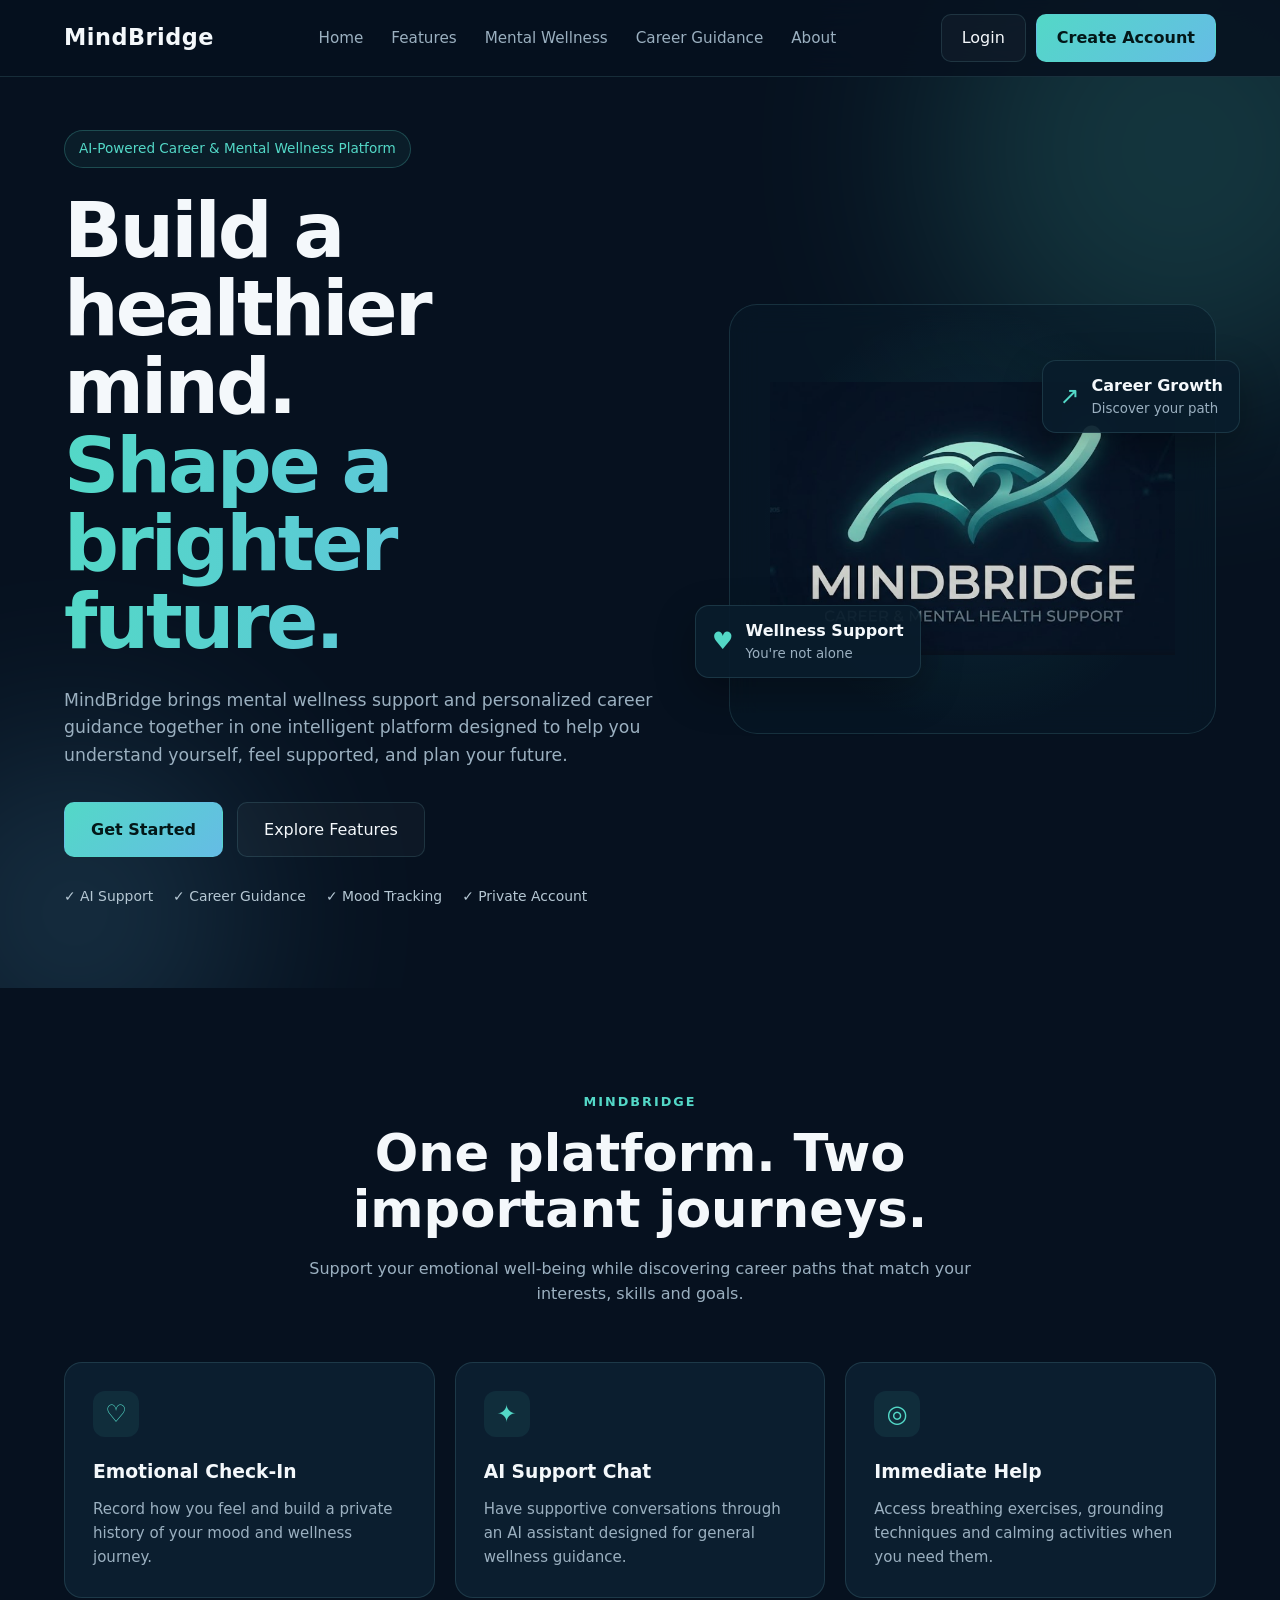
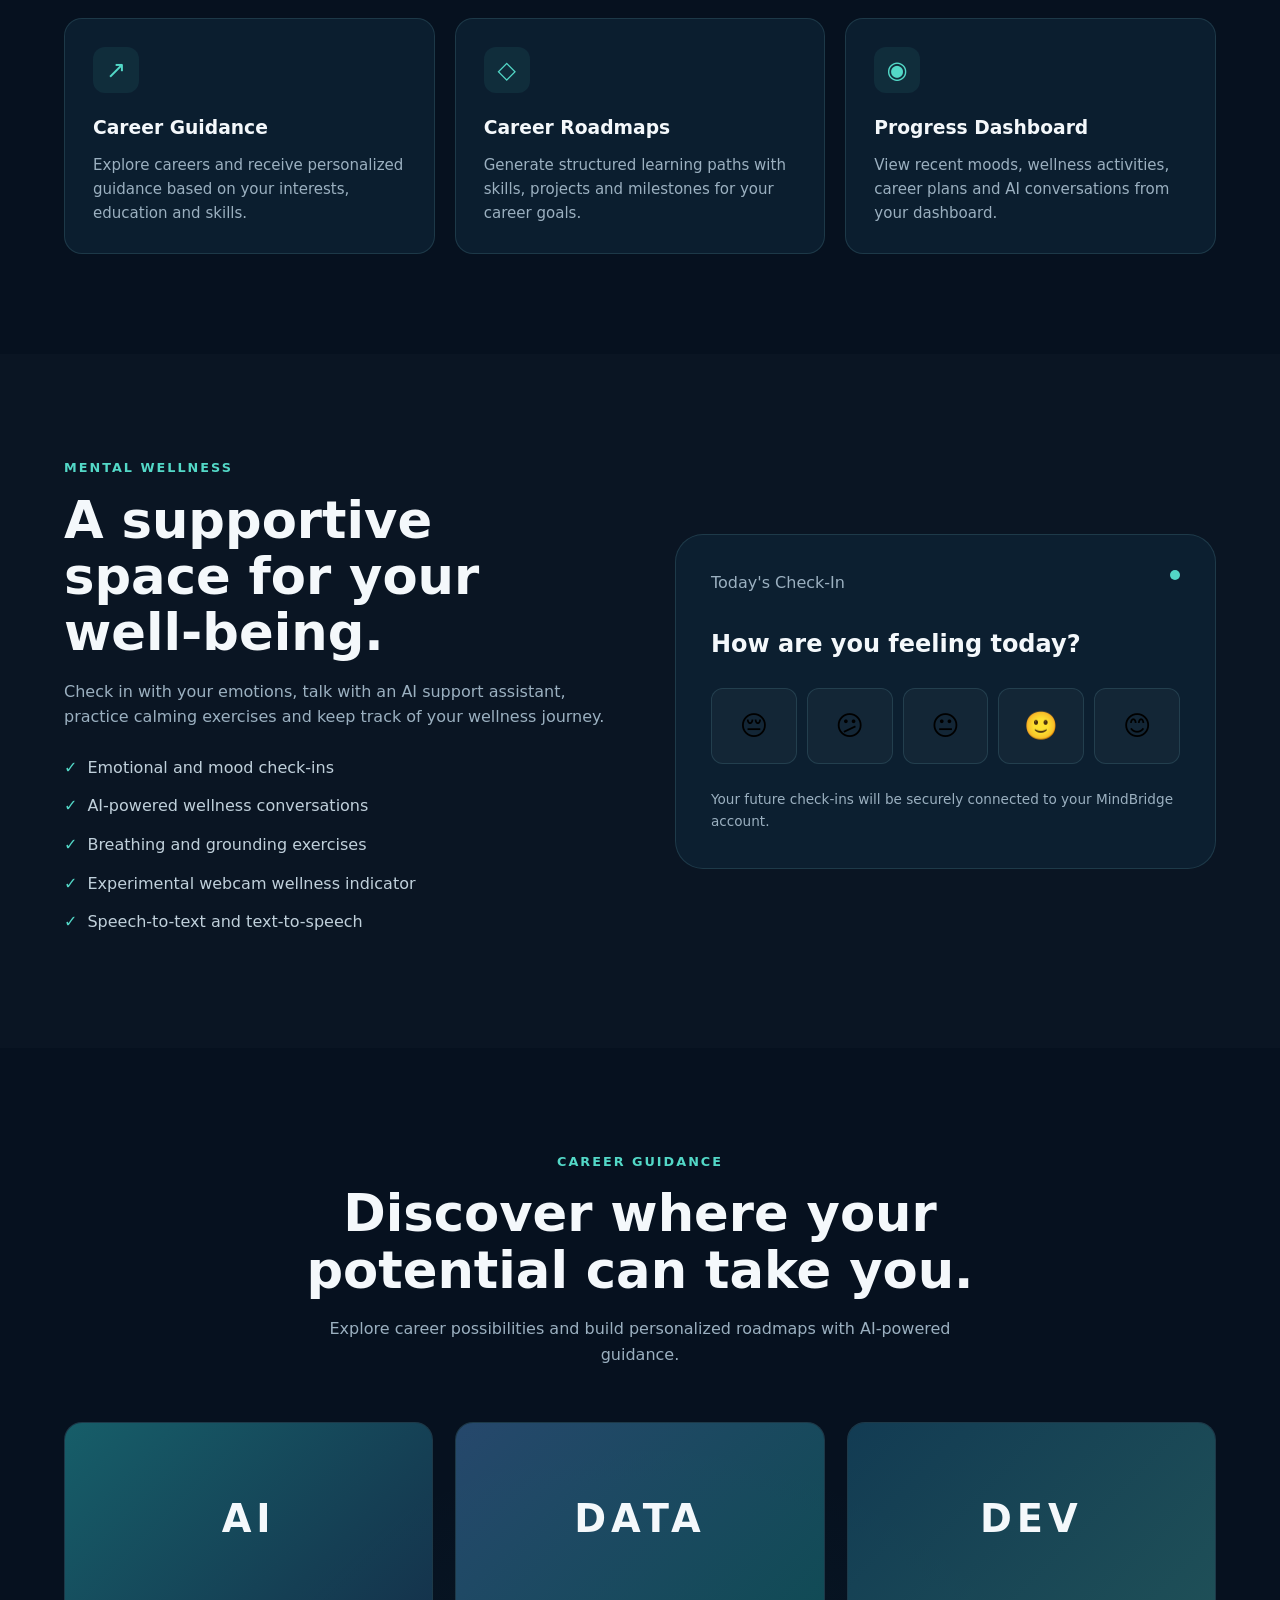
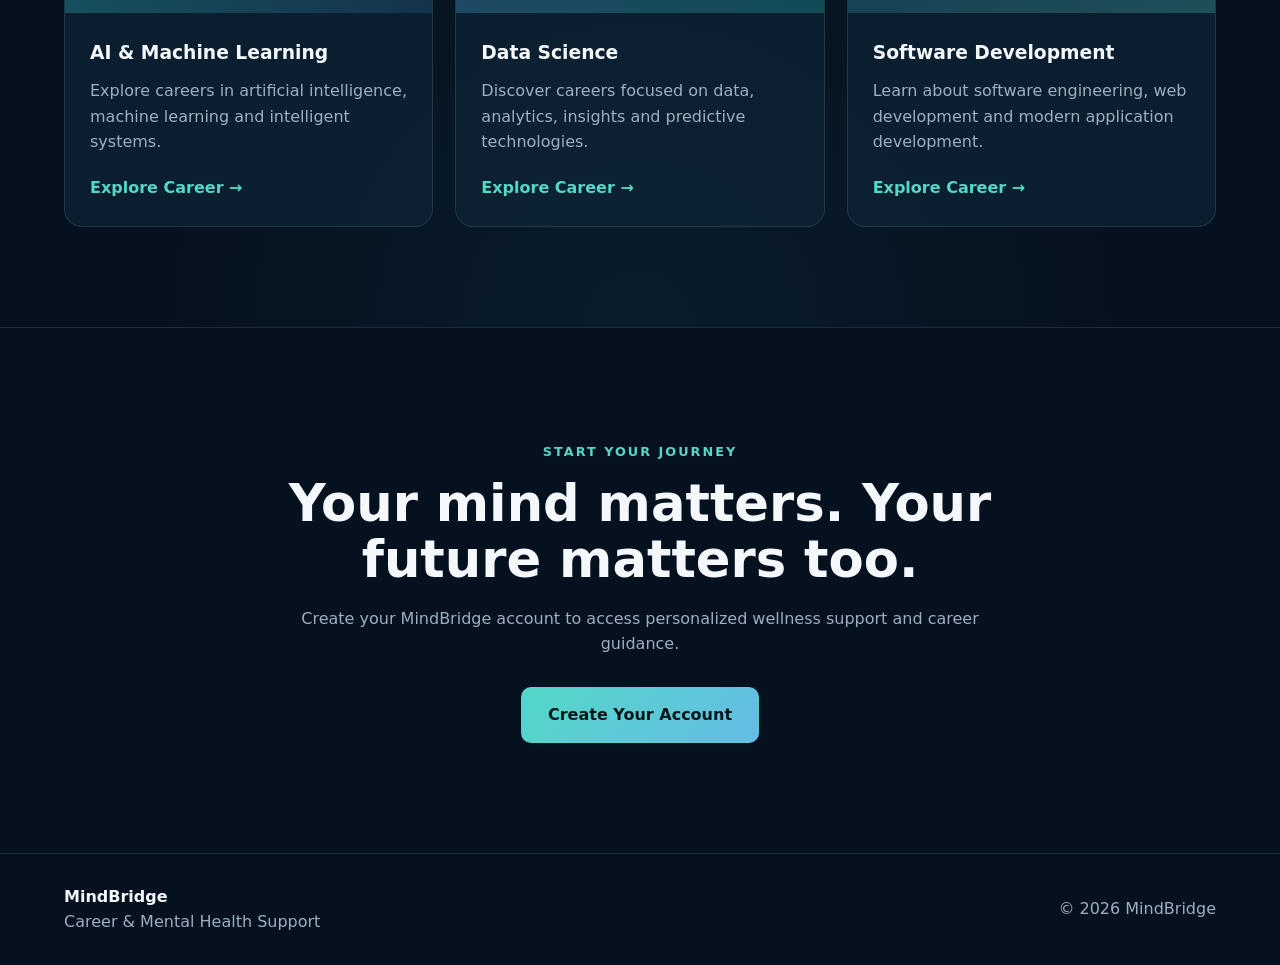
<file: frontend/index.html>
<!DOCTYPE html>
<html lang="en">
<head>
    <meta charset="UTF-8">
    <meta name="viewport" content="width=device-width, initial-scale=1.0">

    <title>MindBridge | Career & Mental Health Support</title>

    <meta
        name="description"
        content="MindBridge provides AI-powered mental wellness support and personalized career guidance."
    >

    <link rel="stylesheet" href="css/global.css">
</head>

<body>

    <!-- Navigation -->
    <header class="navbar">
        <div class="container nav-container">

            <a href="#home" class="brand">
                <span class="brand-name">MindBridge</span>
            </a>

            <nav class="nav-links" id="navLinks">
                <a href="#home">Home</a>
                <a href="#features">Features</a>
                <a href="#wellness">Mental Wellness</a>
                <a href="#career">Career Guidance</a>
                <a href="#about">About</a>
            </nav>

            <div class="nav-actions">
                <button class="btn btn-secondary" id="loginBtn">
                    Login
                </button>

                <button class="btn btn-primary" id="signupBtn">
                    Create Account
                </button>
            </div>

            <button
                class="menu-button"
                id="menuButton"
                aria-label="Open navigation menu"
            >
                ☰
            </button>

        </div>
    </header>


    <main>

        <!-- Hero Section -->
        <section class="hero" id="home">

            <div class="hero-glow hero-glow-one"></div>
            <div class="hero-glow hero-glow-two"></div>

            <div class="container hero-container">

                <div class="hero-content">

                    <div class="hero-badge">
                        AI-Powered Career & Mental Wellness Platform
                    </div>

                    <h1>
                        Build a healthier mind.
                        <span>Shape a brighter future.</span>
                    </h1>

                    <p class="hero-description">
                        MindBridge brings mental wellness support and personalized
                        career guidance together in one intelligent platform designed
                        to help you understand yourself, feel supported, and plan
                        your future.
                    </p>

                    <div class="hero-buttons">
                        <button class="btn btn-primary btn-large" id="getStartedBtn">
                            Get Started
                        </button>

                        <a href="#features" class="btn btn-secondary btn-large">
                            Explore Features
                        </a>
                    </div>

                    <div class="hero-highlights">
                        <span>✓ AI Support</span>
                        <span>✓ Career Guidance</span>
                        <span>✓ Mood Tracking</span>
                        <span>✓ Private Account</span>
                    </div>

                </div>


                <div class="hero-visual">

                    <div class="logo-card">

                        <img
                            src="assets/images/logos/mindbridge-logo-dark.png"
                            alt="MindBridge Career and Mental Health Support"
                            class="hero-logo"
                        >

                        <div class="floating-card floating-card-one">
                            <span class="floating-icon">♥</span>
                            <div>
                                <strong>Wellness Support</strong>
                                <small>You're not alone</small>
                            </div>
                        </div>

                        <div class="floating-card floating-card-two">
                            <span class="floating-icon">↗</span>
                            <div>
                                <strong>Career Growth</strong>
                                <small>Discover your path</small>
                            </div>
                        </div>

                    </div>

                </div>

            </div>

        </section>


        <!-- Features -->
        <section class="section" id="features">

            <div class="container">

                <div class="section-heading">
                    <span class="section-label">MINDBRIDGE</span>

                    <h2>One platform. Two important journeys.</h2>

                    <p>
                        Support your emotional well-being while discovering
                        career paths that match your interests, skills and goals.
                    </p>
                </div>


                <div class="feature-grid">

                    <article class="feature-card">
                        <div class="feature-icon">♡</div>

                        <h3>Emotional Check-In</h3>

                        <p>
                            Record how you feel and build a private history of
                            your mood and wellness journey.
                        </p>
                    </article>


                    <article class="feature-card">
                        <div class="feature-icon">✦</div>

                        <h3>AI Support Chat</h3>

                        <p>
                            Have supportive conversations through an AI assistant
                            designed for general wellness guidance.
                        </p>
                    </article>


                    <article class="feature-card">
                        <div class="feature-icon">◎</div>

                        <h3>Immediate Help</h3>

                        <p>
                            Access breathing exercises, grounding techniques and
                            calming activities when you need them.
                        </p>
                    </article>


                    <article class="feature-card">
                        <div class="feature-icon">↗</div>

                        <h3>Career Guidance</h3>

                        <p>
                            Explore careers and receive personalized guidance
                            based on your interests, education and skills.
                        </p>
                    </article>


                    <article class="feature-card">
                        <div class="feature-icon">◇</div>

                        <h3>Career Roadmaps</h3>

                        <p>
                            Generate structured learning paths with skills,
                            projects and milestones for your career goals.
                        </p>
                    </article>


                    <article class="feature-card">
                        <div class="feature-icon">◉</div>

                        <h3>Progress Dashboard</h3>

                        <p>
                            View recent moods, wellness activities, career plans
                            and AI conversations from your dashboard.
                        </p>
                    </article>

                </div>

            </div>

        </section>


        <!-- Wellness -->
        <section class="section split-section" id="wellness">

            <div class="container split-container">

                <div class="split-content">

                    <span class="section-label">MENTAL WELLNESS</span>

                    <h2>A supportive space for your well-being.</h2>

                    <p>
                        Check in with your emotions, talk with an AI support
                        assistant, practice calming exercises and keep track
                        of your wellness journey.
                    </p>

                    <ul class="check-list">
                        <li>Emotional and mood check-ins</li>
                        <li>AI-powered wellness conversations</li>
                        <li>Breathing and grounding exercises</li>
                        <li>Experimental webcam wellness indicator</li>
                        <li>Speech-to-text and text-to-speech</li>
                    </ul>

                </div>


                <div class="preview-card">

                    <div class="preview-header">
                        <span>Today's Check-In</span>
                        <span class="status-dot"></span>
                    </div>

                    <h3>How are you feeling today?</h3>

                    <div class="mood-row">
                        <button>😔</button>
                        <button>😕</button>
                        <button>😐</button>
                        <button>🙂</button>
                        <button>😊</button>
                    </div>

                    <p class="preview-note">
                        Your future check-ins will be securely connected
                        to your MindBridge account.
                    </p>

                </div>

            </div>

        </section>


        <!-- Career -->
        <section class="section career-section" id="career">

            <div class="container">

                <div class="section-heading">

                    <span class="section-label">CAREER GUIDANCE</span>

                    <h2>Discover where your potential can take you.</h2>

                    <p>
                        Explore career possibilities and build personalized
                        roadmaps with AI-powered guidance.
                    </p>

                </div>


                <div class="career-grid">

                    <article class="career-card">
                        <div class="career-image career-image-ai">
                            <span>AI</span>
                        </div>

                        <div class="career-card-content">
                            <h3>AI & Machine Learning</h3>
                            <p>
                                Explore careers in artificial intelligence,
                                machine learning and intelligent systems.
                            </p>
                            <button class="text-button">Explore Career →</button>
                        </div>
                    </article>


                    <article class="career-card">
                        <div class="career-image career-image-data">
                            <span>DATA</span>
                        </div>

                        <div class="career-card-content">
                            <h3>Data Science</h3>
                            <p>
                                Discover careers focused on data, analytics,
                                insights and predictive technologies.
                            </p>
                            <button class="text-button">Explore Career →</button>
                        </div>
                    </article>


                    <article class="career-card">
                        <div class="career-image career-image-dev">
                            <span>DEV</span>
                        </div>

                        <div class="career-card-content">
                            <h3>Software Development</h3>
                            <p>
                                Learn about software engineering, web development
                                and modern application development.
                            </p>
                            <button class="text-button">Explore Career →</button>
                        </div>
                    </article>

                </div>

            </div>

        </section>


        <!-- CTA -->
        <section class="cta-section" id="about">

            <div class="container cta-container">

                <span class="section-label">START YOUR JOURNEY</span>

                <h2>Your mind matters. Your future matters too.</h2>

                <p>
                    Create your MindBridge account to access personalized
                    wellness support and career guidance.
                </p>

                <button class="btn btn-primary btn-large" id="ctaSignupBtn">
                    Create Your Account
                </button>

            </div>

        </section>

    </main>


    <footer class="footer">

        <div class="container footer-container">

            <div>
                <strong>MindBridge</strong>
                <p>Career & Mental Health Support</p>
            </div>

            <p>
                © <span id="currentYear"></span> MindBridge
            </p>

        </div>

    </footer>


    <script src="js/config.js"></script>
    <script src="js/app.js"></script>

</body>
</html>
</file>
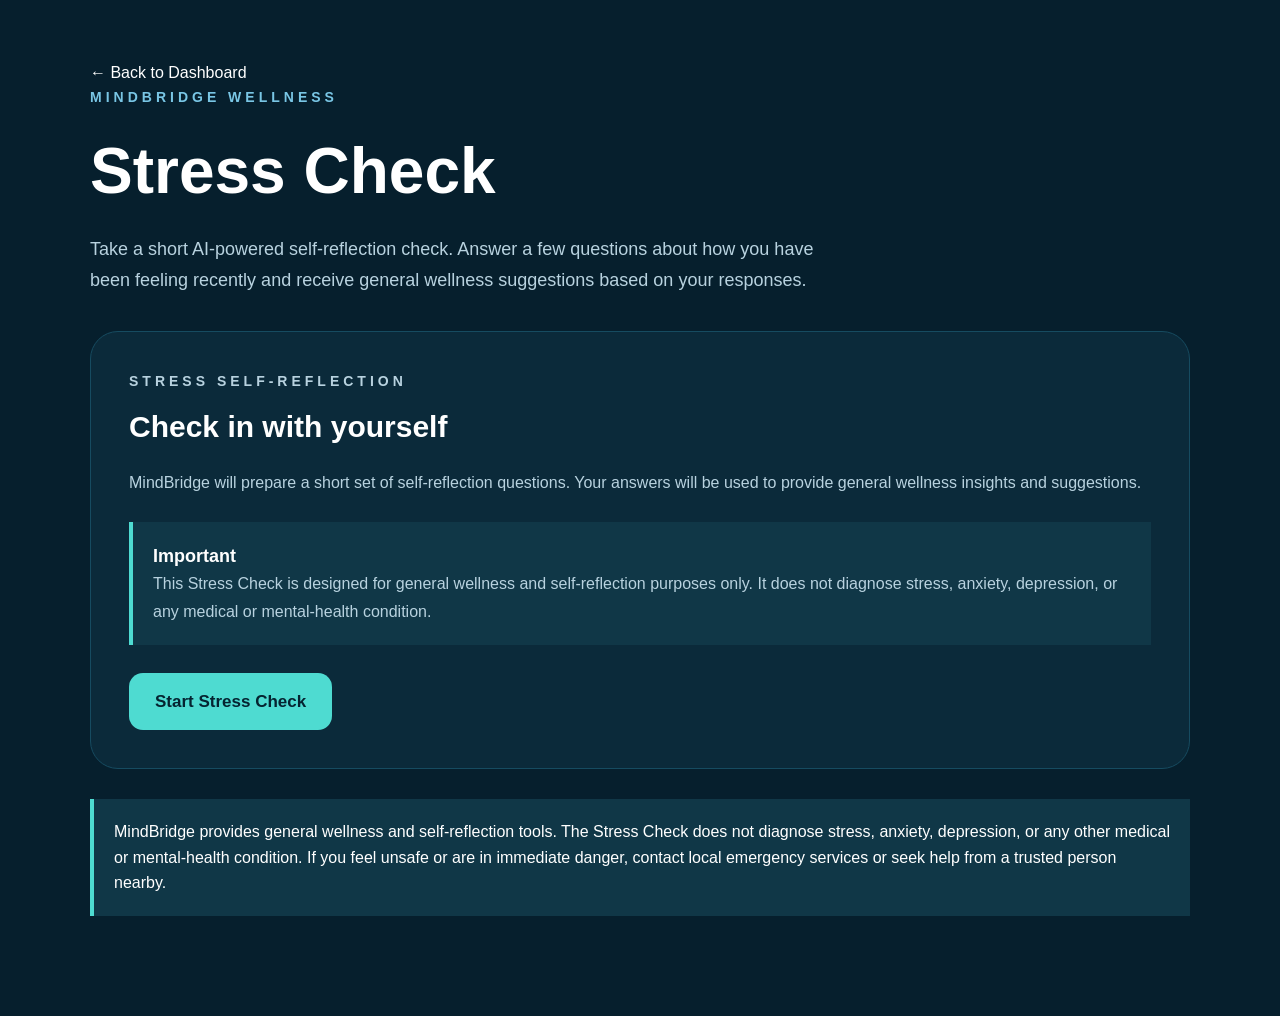
<file: frontend/pages/stress-check.html>
<!DOCTYPE html>
<html lang="en">

<head>

    <meta charset="UTF-8">

    <meta
        name="viewport"
        content="width=device-width, initial-scale=1.0"
    >

    <meta
        name="description"
        content="MindBridge AI-powered stress self-reflection check."
    >

    <title>
        Stress Check | MindBridge
    </title>


    <!-- GLOBAL CSS -->

    <link
        rel="stylesheet"
        href="../css/global.css"
    >


    <!-- STRESS CSS -->

    <link
        rel="stylesheet"
        href="../css/stress.css"
    >

</head>


<body>


    <!-- =====================================================
         STRESS CHECK PAGE
    ====================================================== -->

    <main class="stress-page">


        <!-- =================================================
             PAGE HEADER
        ================================================== -->

        <section class="page-header">


            <a
                href="./dashboard.html"
                class="back-link"
            >
                ← Back to Dashboard
            </a>


            <p class="eyebrow">
                MINDBRIDGE WELLNESS
            </p>


            <h1>
                Stress Check
            </h1>


            <p class="page-description">

                Take a short AI-powered self-reflection check.
                Answer a few questions about how you have been
                feeling recently and receive general wellness
                suggestions based on your responses.

            </p>


        </section>



        <!-- =================================================
             STATUS MESSAGE
        ================================================== -->

        <div
            id="statusMessage"
            class="status-message hidden"
            role="alert"
            aria-live="polite"
        ></div>



        <!-- =================================================
             START SECTION
        ================================================== -->

        <section
            id="startSection"
            class="stress-card"
        >


            <p class="section-label">
                STRESS SELF-REFLECTION
            </p>


            <h2>
                Check in with yourself
            </h2>


            <p>

                MindBridge will prepare a short set of
                self-reflection questions.

                Your answers will be used to provide general
                wellness insights and suggestions.

            </p>



            <div class="info-box">


                <strong>
                    Important
                </strong>


                <p>

                    This Stress Check is designed for general
                    wellness and self-reflection purposes only.

                    It does not diagnose stress, anxiety,
                    depression, or any medical or mental-health
                    condition.

                </p>


            </div>



            <div class="button-row">


                <button
                    id="startCheckBtn"
                    class="primary-btn"
                    type="button"
                >
                    Start Stress Check
                </button>


            </div>


        </section>



        <!-- =================================================
             QUESTION LOADING SECTION
        ================================================== -->

        <section
            id="questionLoadingSection"
            class="stress-card hidden"
        >


            <div class="loader"></div>


            <h2>
                Preparing your questions
            </h2>


            <p>

                MindBridge is preparing your
                self-reflection questionnaire.

            </p>


        </section>



        <!-- =================================================
             QUESTIONNAIRE
        ================================================== -->

        <section
            id="questionnaireSection"
            class="stress-card hidden"
        >


            <p class="section-label">
                STRESS SELF-REFLECTION
            </p>



            <!-- QUESTION PROGRESS -->

            <div class="question-header">


                <span id="questionProgress">
                    Question 1
                </span>


            </div>



            <!-- PROGRESS BAR -->

            <div class="progress-track">


                <div
                    id="progressBar"
                    class="progress-bar"
                ></div>


            </div>



            <!-- QUESTION -->

            <div class="question-card">


                <h2 id="questionText">

                    Loading question...

                </h2>


                <p class="scale-instruction">

                    Select the option that best reflects
                    your recent experience.

                </p>



                <!-- SCORE BUTTONS -->

                <div
                    id="scoreButtons"
                    class="score-buttons"
                >


                    <button
                        type="button"
                        class="score-btn"
                        data-score="1"
                    >

                        <strong>
                            1
                        </strong>

                        <span>
                            Not at all
                        </span>

                    </button>



                    <button
                        type="button"
                        class="score-btn"
                        data-score="2"
                    >

                        <strong>
                            2
                        </strong>

                        <span>
                            A little
                        </span>

                    </button>



                    <button
                        type="button"
                        class="score-btn"
                        data-score="3"
                    >

                        <strong>
                            3
                        </strong>

                        <span>
                            Sometimes
                        </span>

                    </button>



                    <button
                        type="button"
                        class="score-btn"
                        data-score="4"
                    >

                        <strong>
                            4
                        </strong>

                        <span>
                            Often
                        </span>

                    </button>



                    <button
                        type="button"
                        class="score-btn"
                        data-score="5"
                    >

                        <strong>
                            5
                        </strong>

                        <span>
                            Very much
                        </span>

                    </button>


                </div>


            </div>



            <!-- QUESTION NAVIGATION -->

            <div class="question-navigation">


                <button
                    id="previousQuestionBtn"
                    class="secondary-btn"
                    type="button"
                    disabled
                >
                    Previous
                </button>


                <button
                    id="nextQuestionBtn"
                    class="primary-btn"
                    type="button"
                    disabled
                >
                    Next Question
                </button>


            </div>


        </section>



        <!-- =================================================
             RESULT LOADING
        ================================================== -->

        <section
            id="resultLoadingSection"
            class="stress-card hidden"
        >


            <div class="loader"></div>


            <h2>
                Preparing your reflection
            </h2>


            <p>

                MindBridge is reviewing your responses
                and preparing general wellness suggestions.

            </p>


        </section>



        <!-- =================================================
             RESULT SECTION
        ================================================== -->

        <section
            id="resultSection"
            class="stress-card hidden"
        >


            <p class="section-label">
                YOUR REFLECTION
            </p>


            <h2>
                Stress Check Result
            </h2>



            <!-- RESULT GRID -->

            <div class="result-grid">


                <div class="result-stat">


                    <span>
                        Questionnaire Score
                    </span>


                    <strong id="resultScore">
                        --
                    </strong>


                </div>



                <div class="result-stat">


                    <span>
                        Reflection Level
                    </span>


                    <strong id="resultLevel">
                        --
                    </strong>


                </div>


            </div>



            <!-- AI REFLECTION -->

            <div class="result-block">


                <h3>
                    AI Reflection
                </h3>


                <p id="resultReflection">

                    Your reflection will appear here.

                </p>


            </div>



            <!-- WELLNESS SUGGESTIONS -->

            <div class="result-block">


                <h3>
                    Wellness Suggestions
                </h3>


                <ul id="suggestionsList">
                </ul>


            </div>



            <!-- DISCLAIMER -->

            <div class="disclaimer-box">


                <p id="resultDisclaimer">

                    This is a general wellness self-reflection
                    and is not a medical or mental-health diagnosis.

                </p>


            </div>



            <!-- RESULT ACTIONS -->

            <div class="button-row">


                <button
                    id="restartCheckBtn"
                    class="primary-btn"
                    type="button"
                >
                    Start New Stress Check
                </button>


                <a
                    href="./dashboard.html"
                    class="secondary-btn"
                >
                    Return to Dashboard
                </a>


            </div>


        </section>



        <!-- =================================================
             GENERAL DISCLAIMER
        ================================================== -->

        <section class="disclaimer-box">


            <p>

                MindBridge provides general wellness and
                self-reflection tools.

                The Stress Check does not diagnose stress,
                anxiety, depression, or any other medical or
                mental-health condition.

                If you feel unsafe or are in immediate danger,
                contact local emergency services or seek help
                from a trusted person nearby.

            </p>


        </section>


    </main>



    <!-- =====================================================
         JAVASCRIPT

         IMPORTANT:
         Keep type="module" because stress.js imports config.js
    ====================================================== -->

    <script
        type="module"
        src="../js/stress.js"
    ></script>


</body>

</html>
</file>
<file: frontend/css/global.css>
:root {
    --background: #06111f;
    --background-light: #0a1929;
    --surface: rgba(15, 37, 55, 0.72);
    --surface-solid: #0d2233;
    --surface-hover: #123148;

    --primary: #53d8c7;
    --primary-dark: #14999c;
    --secondary: #65bce5;

    --text: #f4f8fb;
    --text-muted: #9bb0c0;

    --border: rgba(126, 205, 211, 0.15);

    --max-width: 1180px;

    --radius-small: 10px;
    --radius-medium: 18px;
    --radius-large: 28px;
}

* {
    margin: 0;
    padding: 0;
    box-sizing: border-box;
}

html {
    scroll-behavior: smooth;
}

body {
    font-family:
        Inter,
        ui-sans-serif,
        system-ui,
        -apple-system,
        BlinkMacSystemFont,
        "Segoe UI",
        sans-serif;

    background: var(--background);
    color: var(--text);
    line-height: 1.6;
}

button,
a {
    font: inherit;
}

button {
    cursor: pointer;
}

a {
    color: inherit;
    text-decoration: none;
}

.container {
    width: min(90%, var(--max-width));
    margin: 0 auto;
}


/* NAVBAR */

.navbar {
    position: fixed;
    top: 0;
    left: 0;
    width: 100%;
    z-index: 1000;

    background: rgba(6, 17, 31, 0.85);
    backdrop-filter: blur(18px);

    border-bottom: 1px solid var(--border);
}

.nav-container {
    min-height: 76px;

    display: flex;
    align-items: center;
    justify-content: space-between;

    gap: 30px;
}

.brand-name {
    font-size: 1.4rem;
    font-weight: 800;
    letter-spacing: 0.5px;
}

.nav-links {
    display: flex;
    align-items: center;
    gap: 28px;
}

.nav-links a {
    color: var(--text-muted);
    font-size: 0.95rem;

    transition:
        color 0.2s ease,
        transform 0.2s ease;
}

.nav-links a:hover {
    color: var(--primary);
    transform: translateY(-1px);
}

.nav-actions {
    display: flex;
    gap: 10px;
}

.menu-button {
    display: none;

    border: none;
    background: transparent;
    color: white;

    font-size: 1.7rem;
}


/* BUTTONS */

.btn {
    display: inline-flex;
    align-items: center;
    justify-content: center;

    border-radius: var(--radius-small);

    padding: 10px 20px;

    border: 1px solid transparent;

    transition:
        transform 0.2s ease,
        background 0.2s ease,
        border 0.2s ease;
}

.btn:hover {
    transform: translateY(-2px);
}

.btn-primary {
    color: #031718;

    background: linear-gradient(
        135deg,
        var(--primary),
        var(--secondary)
    );

    font-weight: 700;
}

.btn-secondary {
    color: var(--text);

    background: rgba(255, 255, 255, 0.03);

    border-color: var(--border);
}

.btn-secondary:hover {
    background: rgba(255, 255, 255, 0.07);
}

.btn-large {
    padding: 14px 26px;
}


/* HERO */

.hero {
    position: relative;

    min-height: 100vh;

    display: flex;
    align-items: center;

    padding: 130px 0 80px;

    overflow: hidden;
}

.hero-container {
    position: relative;
    z-index: 2;

    display: grid;
    grid-template-columns: 1.1fr 0.9fr;

    align-items: center;
    gap: 70px;
}

.hero-badge {
    display: inline-block;

    padding: 7px 14px;

    margin-bottom: 24px;

    border: 1px solid rgba(83, 216, 199, 0.25);

    border-radius: 50px;

    color: var(--primary);

    background: rgba(83, 216, 199, 0.06);

    font-size: 0.85rem;
}

.hero h1 {
    max-width: 720px;

    font-size: clamp(2.8rem, 6vw, 5.4rem);

    line-height: 1.02;

    letter-spacing: -3px;
}

.hero h1 span {
    display: block;

    background: linear-gradient(
        90deg,
        var(--primary),
        var(--secondary)
    );

    background-clip: text;
    -webkit-background-clip: text;

    color: transparent;
}

.hero-description {
    max-width: 680px;

    margin-top: 25px;

    color: var(--text-muted);

    font-size: 1.08rem;
}

.hero-buttons {
    display: flex;
    gap: 14px;

    margin-top: 32px;
}

.hero-highlights {
    display: flex;
    flex-wrap: wrap;

    gap: 20px;

    margin-top: 28px;

    color: #b6c8d4;

    font-size: 0.87rem;
}

.hero-glow {
    position: absolute;

    border-radius: 50%;

    filter: blur(100px);

    opacity: 0.18;
}

.hero-glow-one {
    width: 500px;
    height: 500px;

    background: var(--primary);

    top: -100px;
    right: -150px;
}

.hero-glow-two {
    width: 350px;
    height: 350px;

    background: var(--secondary);

    bottom: -100px;
    left: -100px;
}


/* HERO LOGO */

.hero-visual {
    position: relative;
}

.logo-card {
    position: relative;

    min-height: 430px;

    display: flex;
    align-items: center;
    justify-content: center;

    padding: 40px;

    border: 1px solid var(--border);

    border-radius: var(--radius-large);

    background:
        radial-gradient(
            circle at center,
            rgba(40, 171, 177, 0.14),
            transparent 65%
        ),
        rgba(8, 26, 40, 0.55);

    backdrop-filter: blur(15px);
}

.hero-logo {
    width: 100%;
    max-width: 500px;

    object-fit: contain;
}

.floating-card {
    position: absolute;

    display: flex;
    align-items: center;

    gap: 12px;

    padding: 12px 16px;

    border: 1px solid var(--border);

    border-radius: 14px;

    background: rgba(9, 29, 44, 0.92);

    box-shadow: 0 15px 40px rgba(0, 0, 0, 0.3);
}

.floating-card strong,
.floating-card small {
    display: block;
}

.floating-card small {
    color: var(--text-muted);
}

.floating-card-one {
    left: -35px;
    bottom: 55px;
}

.floating-card-two {
    right: -25px;
    top: 55px;
}

.floating-icon {
    color: var(--primary);

    font-size: 1.5rem;
}


/* SECTIONS */

.section {
    padding: 100px 0;
}

.section-heading {
    max-width: 700px;

    margin: 0 auto 55px;

    text-align: center;
}

.section-label {
    color: var(--primary);

    font-size: 0.8rem;

    font-weight: 800;

    letter-spacing: 2px;
}

.section-heading h2,
.split-content h2,
.cta-container h2 {
    margin-top: 12px;

    font-size: clamp(2rem, 4vw, 3.3rem);

    line-height: 1.1;
}

.section-heading p,
.split-content p,
.cta-container p {
    margin-top: 18px;

    color: var(--text-muted);
}


/* FEATURES */

.feature-grid {
    display: grid;

    grid-template-columns: repeat(3, 1fr);

    gap: 20px;
}

.feature-card {
    padding: 28px;

    border: 1px solid var(--border);

    border-radius: var(--radius-medium);

    background: var(--surface);

    transition:
        transform 0.25s ease,
        border-color 0.25s ease;
}

.feature-card:hover {
    transform: translateY(-6px);

    border-color: rgba(83, 216, 199, 0.4);
}

.feature-icon {
    width: 46px;
    height: 46px;

    display: flex;
    align-items: center;
    justify-content: center;

    margin-bottom: 20px;

    border-radius: 12px;

    color: var(--primary);

    background: rgba(83, 216, 199, 0.08);

    font-size: 1.5rem;
}

.feature-card h3 {
    margin-bottom: 10px;
}

.feature-card p {
    color: var(--text-muted);

    font-size: 0.94rem;
}


/* WELLNESS */

.split-section {
    background: rgba(255, 255, 255, 0.015);
}

.split-container {
    display: grid;

    grid-template-columns: 1fr 1fr;

    gap: 70px;

    align-items: center;
}

.check-list {
    margin-top: 25px;

    list-style: none;
}

.check-list li {
    margin-bottom: 13px;

    color: #c0d0db;
}

.check-list li::before {
    content: "✓";

    margin-right: 10px;

    color: var(--primary);
}

.preview-card {
    padding: 35px;

    border: 1px solid var(--border);

    border-radius: var(--radius-large);

    background: var(--surface);
}

.preview-header {
    display: flex;

    justify-content: space-between;

    color: var(--text-muted);

    margin-bottom: 30px;
}

.status-dot {
    width: 10px;
    height: 10px;

    border-radius: 50%;

    background: var(--primary);
}

.preview-card h3 {
    font-size: 1.5rem;
}

.mood-row {
    display: flex;

    justify-content: space-between;

    gap: 10px;

    margin-top: 25px;
}

.mood-row button {
    flex: 1;

    padding: 15px 5px;

    border: 1px solid var(--border);

    border-radius: 12px;

    background: rgba(255, 255, 255, 0.03);

    font-size: 1.7rem;

    transition: transform 0.2s ease;
}

.mood-row button:hover {
    transform: translateY(-4px);
}

.preview-note {
    margin-top: 25px;

    color: var(--text-muted);

    font-size: 0.85rem;
}


/* CAREER */

.career-section {
    background:
        radial-gradient(
            circle at 50% 100%,
            rgba(52, 168, 183, 0.08),
            transparent 45%
        );
}

.career-grid {
    display: grid;

    grid-template-columns: repeat(3, 1fr);

    gap: 22px;
}

.career-card {
    overflow: hidden;

    border: 1px solid var(--border);

    border-radius: var(--radius-medium);

    background: var(--surface);
}

.career-image {
    height: 190px;

    display: flex;
    align-items: center;
    justify-content: center;

    font-size: 2.4rem;

    font-weight: 900;

    letter-spacing: 5px;
}

.career-image-ai {
    background:
        linear-gradient(
            135deg,
            rgba(36, 171, 175, 0.45),
            rgba(32, 75, 110, 0.45)
        );
}

.career-image-data {
    background:
        linear-gradient(
            135deg,
            rgba(64, 113, 168, 0.5),
            rgba(27, 157, 155, 0.35)
        );
}

.career-image-dev {
    background:
        linear-gradient(
            135deg,
            rgba(23, 79, 107, 0.6),
            rgba(76, 194, 181, 0.3)
        );
}

.career-card-content {
    padding: 25px;
}

.career-card-content p {
    margin: 10px 0 20px;

    color: var(--text-muted);
}

.text-button {
    padding: 0;

    border: none;

    background: none;

    color: var(--primary);

    font-weight: 700;
}


/* CTA */

.cta-section {
    padding: 110px 0;

    text-align: center;

    border-top: 1px solid var(--border);
}

.cta-container {
    max-width: 750px;
}

.cta-container .btn {
    margin-top: 30px;
}


/* FOOTER */

.footer {
    padding: 30px 0;

    border-top: 1px solid var(--border);

    color: var(--text-muted);
}

.footer-container {
    display: flex;

    align-items: center;
    justify-content: space-between;
}

.footer strong {
    color: var(--text);
}


/* RESPONSIVE */

@media (max-width: 1000px) {

    .nav-links {
        display: none;
    }

    .hero-container,
    .split-container {
        grid-template-columns: 1fr;
    }

    .hero-content {
        text-align: center;
    }

    .hero-description {
        margin-left: auto;
        margin-right: auto;
    }

    .hero-buttons,
    .hero-highlights {
        justify-content: center;
    }

    .hero-visual {
        max-width: 650px;
        width: 100%;
        margin: 0 auto;
    }

    .feature-grid,
    .career-grid {
        grid-template-columns: repeat(2, 1fr);
    }

}

@media (max-width: 700px) {

    .nav-actions {
        display: none;
    }

    .menu-button {
        display: block;
    }

    .nav-links.mobile-open {
        position: absolute;

        display: flex;

        flex-direction: column;

        align-items: flex-start;

        top: 76px;
        left: 0;

        width: 100%;

        padding: 25px 5%;

        background: #071522;

        border-bottom: 1px solid var(--border);
    }

    .hero {
        padding-top: 115px;
    }

    .hero h1 {
        letter-spacing: -1.5px;
    }

    .hero-buttons {
        flex-direction: column;
    }

    .feature-grid,
    .career-grid {
        grid-template-columns: 1fr;
    }

    .logo-card {
        min-height: 300px;
    }

    .floating-card {
        display: none;
    }

    .mood-row {
        flex-wrap: wrap;
    }

    .mood-row button {
        min-width: 55px;
    }

    .footer-container {
        flex-direction: column;

        gap: 15px;

        text-align: center;
    }

}
</file>
<file: frontend/css/stress.css>
/* =========================================================
   MINDBRIDGE - STRESS CHECK
   ========================================================= */


* {
    box-sizing: border-box;
}


body {
    margin: 0;

    font-family:
        Arial,
        Helvetica,
        sans-serif;

    background:
        #061f2d;

    color:
        #ffffff;

    min-height:
        100vh;
}


button {
    font-family:
        inherit;
}


/* =========================================================
   PAGE
   ========================================================= */


.stress-page {
    width:
        min(
            1100px,
            calc(100% - 40px)
        );

    margin:
        0 auto;

    padding:
        60px 0 100px;
}


.page-header {
    margin-bottom:
        35px;
}


.eyebrow,
.section-label {
    color:
        #79c6e5;

    letter-spacing:
        4px;

    font-weight:
        700;

    font-size:
        14px;
}


.page-header h1 {
    margin:
        12px 0;

    font-size:
        clamp(
            36px,
            6vw,
            64px
        );
}


.page-description {
    max-width:
        750px;

    color:
        #b8d2df;

    font-size:
        18px;

    line-height:
        1.7;
}


/* =========================================================
   CARDS
   ========================================================= */


.stress-card {
    background:
        #0b2a3a;

    border:
        1px solid #164b60;

    border-radius:
        28px;

    padding:
        38px;

    margin-bottom:
        30px;
}


.stress-card h2 {
    font-size:
        30px;

    margin:
        10px 0 18px;
}


.stress-card p {
    color:
        #b8d2df;

    line-height:
        1.7;
}


/* =========================================================
   BUTTONS
   ========================================================= */


.button-row {
    display:
        flex;

    gap:
        16px;

    flex-wrap:
        wrap;

    margin-top:
        28px;
}


.primary-btn,
.secondary-btn {
    border-radius:
        14px;

    padding:
        15px 26px;

    font-size:
        17px;

    cursor:
        pointer;

    transition:
        0.2s ease;
}


.primary-btn {
    background:
        #4edbd1;

    color:
        #052431;

    border:
        none;

    font-weight:
        700;
}


.primary-btn:hover {
    transform:
        translateY(-2px);
}


.secondary-btn {
    background:
        transparent;

    color:
        #ffffff;

    border:
        1px solid #3b6577;
}


.secondary-btn:hover {
    border-color:
        #4edbd1;
}


button:disabled {
    opacity:
        0.4;

    cursor:
        not-allowed;

    transform:
        none;
}


/* =========================================================
   INFORMATION
   ========================================================= */


.info-box,
.disclaimer-box {
    margin-top:
        25px;

    padding:
        20px;

    background:
        #103747;

    border-left:
        4px solid #4edbd1;
}


.info-box strong {
    font-size:
        18px;
}


/* =========================================================
   CAMERA
   ========================================================= */


.camera-container {
    width:
        100%;

    max-width:
        800px;

    margin:
        30px auto;

    overflow:
        hidden;

    border-radius:
        22px;

    background:
        #02141d;
}


#cameraVideo {
    width:
        100%;

    display:
        block;

    transform:
        scaleX(-1);
}


.analysis-status {
    padding:
        18px;

    border-radius:
        12px;

    background:
        #103747;

    color:
        #b8d2df;
}


.camera-stats {
    display:
        grid;

    grid-template-columns:
        repeat(
            2,
            1fr
        );

    gap:
        15px;

    margin-top:
        20px;
}


.camera-stats div {
    background:
        #103747;

    padding:
        20px;

    border-radius:
        14px;
}


.camera-stats span {
    display:
        block;

    color:
        #8fb4c5;

    margin-bottom:
        8px;
}


.camera-stats strong {
    font-size:
        20px;

    text-transform:
        capitalize;
}


/* =========================================================
   QUESTION PROGRESS
   ========================================================= */


.question-header {
    display:
        flex;

    justify-content:
        space-between;

    margin-top:
        25px;

    color:
        #8fded9;

    font-weight:
        700;
}


.progress-track {
    height:
        8px;

    background:
        #123b4c;

    border-radius:
        100px;

    margin:
        15px 0 35px;

    overflow:
        hidden;
}


.progress-bar {
    height:
        100%;

    width:
        14%;

    background:
        #4edbd1;

    transition:
        width 0.3s ease;
}


/* =========================================================
   QUESTION CARD
   ========================================================= */


.question-card {
    background:
        #0f3343;

    border-radius:
        20px;

    padding:
        35px;
}


.question-card h2 {
    max-width:
        800px;

    line-height:
        1.4;
}


.scale-instruction {
    margin-bottom:
        25px;
}


/* =========================================================
   SCORE BUTTONS
   ========================================================= */


.score-buttons {
    display:
        grid;

    grid-template-columns:
        repeat(
            5,
            1fr
        );

    gap:
        12px;
}


.score-btn {
    min-height:
        100px;

    padding:
        15px 8px;

    background:
        #092736;

    border:
        2px solid #31596a;

    border-radius:
        14px;

    color:
        #ffffff;

    cursor:
        pointer;

    transition:
        0.2s ease;
}


.score-btn strong {
    display:
        block;

    font-size:
        28px;

    margin-bottom:
        8px;
}


.score-btn span {
    color:
        #a8c6d3;

    font-size:
        13px;
}


.score-btn:hover {
    border-color:
        #4edbd1;

    transform:
        translateY(-3px);
}


.score-btn.selected {
    background:
        #4edbd1;

    color:
        #052431;

    border-color:
        #4edbd1;
}


.score-btn.selected span {
    color:
        #052431;
}


.question-navigation {
    display:
        flex;

    justify-content:
        space-between;

    gap:
        15px;

    margin-top:
        28px;
}


/* =========================================================
   RESULTS
   ========================================================= */


.result-grid {
    display:
        grid;

    grid-template-columns:
        repeat(
            2,
            1fr
        );

    gap:
        20px;

    margin:
        30px 0;
}


.result-stat {
    padding:
        25px;

    background:
        #103747;

    border-radius:
        16px;
}


.result-stat span {
    display:
        block;

    color:
        #8fb4c5;

    margin-bottom:
        10px;
}


.result-stat strong {
    font-size:
        24px;
}


.result-block {
    margin:
        25px 0;

    padding:
        25px;

    background:
        #103747;

    border-radius:
        16px;
}


.result-block h3 {
    margin-top:
        0;
}


.result-block li {
    color:
        #b8d2df;

    margin-bottom:
        12px;

    line-height:
        1.6;
}


/* =========================================================
   STATUS
   ========================================================= */


.status-message {
    padding:
        18px 22px;

    border-radius:
        14px;

    margin-bottom:
        25px;
}


.status-message.error {
    background:
        #3b2028;

    color:
        #ffb3b3;
}


.status-message.info {
    background:
        #103747;

    color:
        #b8d2df;
}


/* =========================================================
   LOADER
   ========================================================= */


.loader {
    width:
        45px;

    height:
        45px;

    border:
        4px solid #31596a;

    border-top-color:
        #4edbd1;

    border-radius:
        50%;

    animation:
        spin 0.8s linear infinite;

    margin-bottom:
        25px;
}


@keyframes spin {

    to {

        transform:
            rotate(360deg);

    }

}


/* =========================================================
   UTILITIES
   ========================================================= */


.hidden {
    display:
        none !important;
}


/* =========================================================
   MOBILE
   ========================================================= */


@media (
    max-width: 700px
) {

    .stress-page {

        width:
            min(
                94%,
                1100px
            );

        padding-top:
            30px;

    }


    .stress-card {

        padding:
            24px;

        border-radius:
            20px;

    }


    .score-buttons {

        grid-template-columns:
            1fr;

    }


    .score-btn {

        min-height:
            auto;

        display:
            flex;

        align-items:
            center;

        gap:
            15px;

        text-align:
            left;

    }


    .score-btn strong {

        margin:
            0;

    }


    .camera-stats,
    .result-grid {

        grid-template-columns:
            1fr;

    }


    .question-navigation {

        flex-direction:
            column;

    }


    .question-navigation button {

        width:
            100%;

    }

}
</file>
